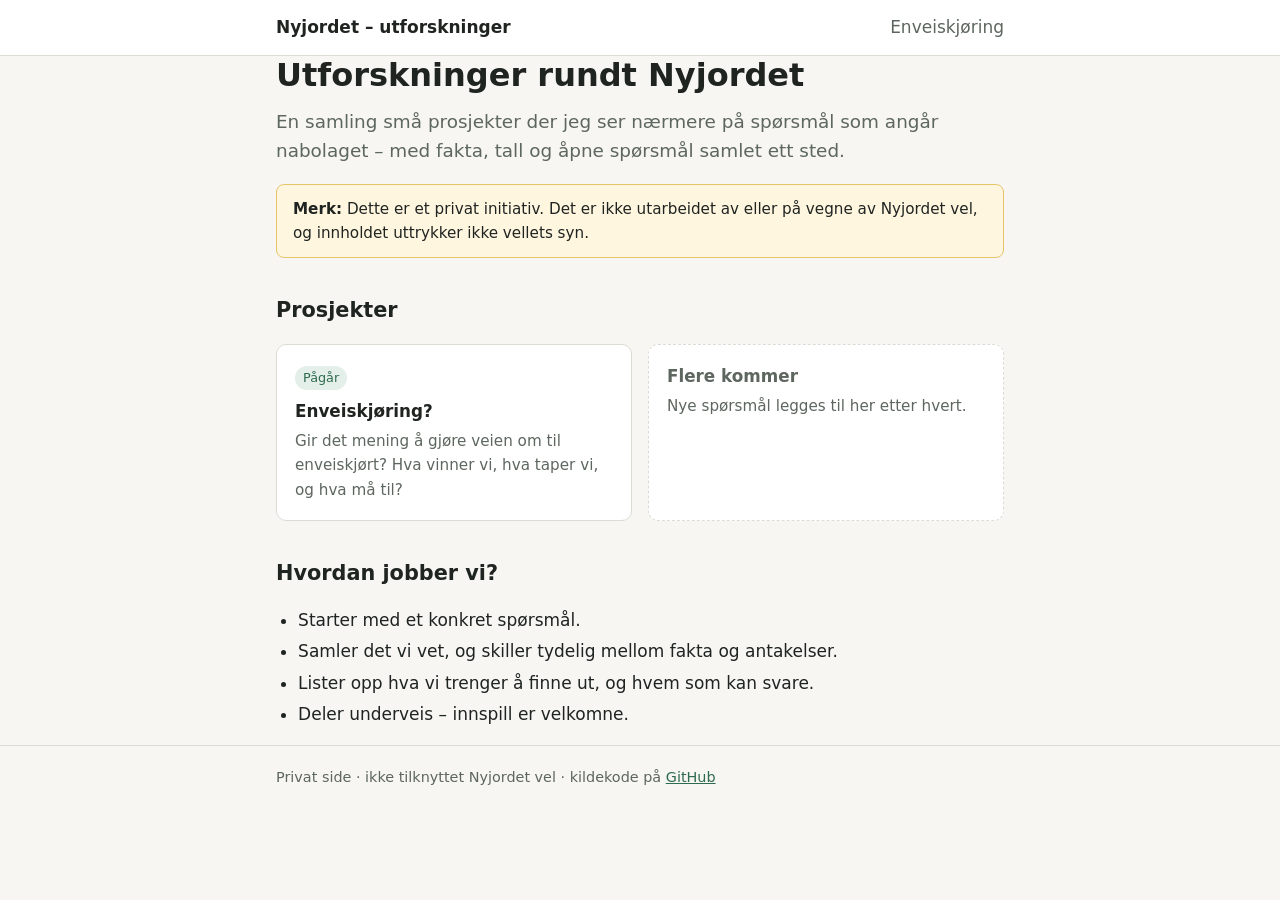
<file: index.html>
<!doctype html>
<html lang="no">
<head>
  <meta charset="utf-8">
  <meta name="viewport" content="width=device-width, initial-scale=1">
  <title>Nyjordet – utforskninger</title>
  <meta name="description" content="Private, uoffisielle utforskninger av spørsmål som angår Nyjordet.">
  <link rel="stylesheet" href="style.css">
</head>
<body>
  <header class="site">
    <div class="wrap">
      <a class="brand" href="./">Nyjordet – utforskninger</a>
      <nav><a href="enveiskjoring/">Enveiskjøring</a></nav>
    </div>
  </header>
  <main class="wrap">
    <h1>Utforskninger rundt Nyjordet</h1>
    <p class="lead">En samling små prosjekter der jeg ser nærmere på spørsmål som angår nabolaget – med fakta, tall og åpne spørsmål samlet ett sted.</p>

    <p class="note"><strong>Merk:</strong> Dette er et privat initiativ. Det er ikke utarbeidet av eller på vegne av Nyjordet vel, og innholdet uttrykker ikke vellets syn.</p>

    <h2>Prosjekter</h2>
    <div class="cards">
      <a class="card" href="enveiskjoring/">
        <span class="tag">Pågår</span>
        <h3>Enveiskjøring?</h3>
        <p>Gir det mening å gjøre veien om til enveiskjørt? Hva vinner vi, hva taper vi, og hva må til?</p>
      </a>
      <div class="card placeholder">
        <h3>Flere kommer</h3>
        <p>Nye spørsmål legges til her etter hvert.</p>
      </div>
    </div>

    <h2>Hvordan jobber vi?</h2>
    <ul>
      <li>Starter med et konkret spørsmål.</li>
      <li>Samler det vi vet, og skiller tydelig mellom fakta og antakelser.</li>
      <li>Lister opp hva vi trenger å finne ut, og hvem som kan svare.</li>
      <li>Deler underveis – innspill er velkomne.</li>
    </ul>
  </main>
  <footer>
    <div class="wrap">Privat side · ikke tilknyttet Nyjordet vel · kildekode på <a href="https://github.com/dagfrode/nyjordet">GitHub</a></div>
  </footer>
</body>
</html>
</file>
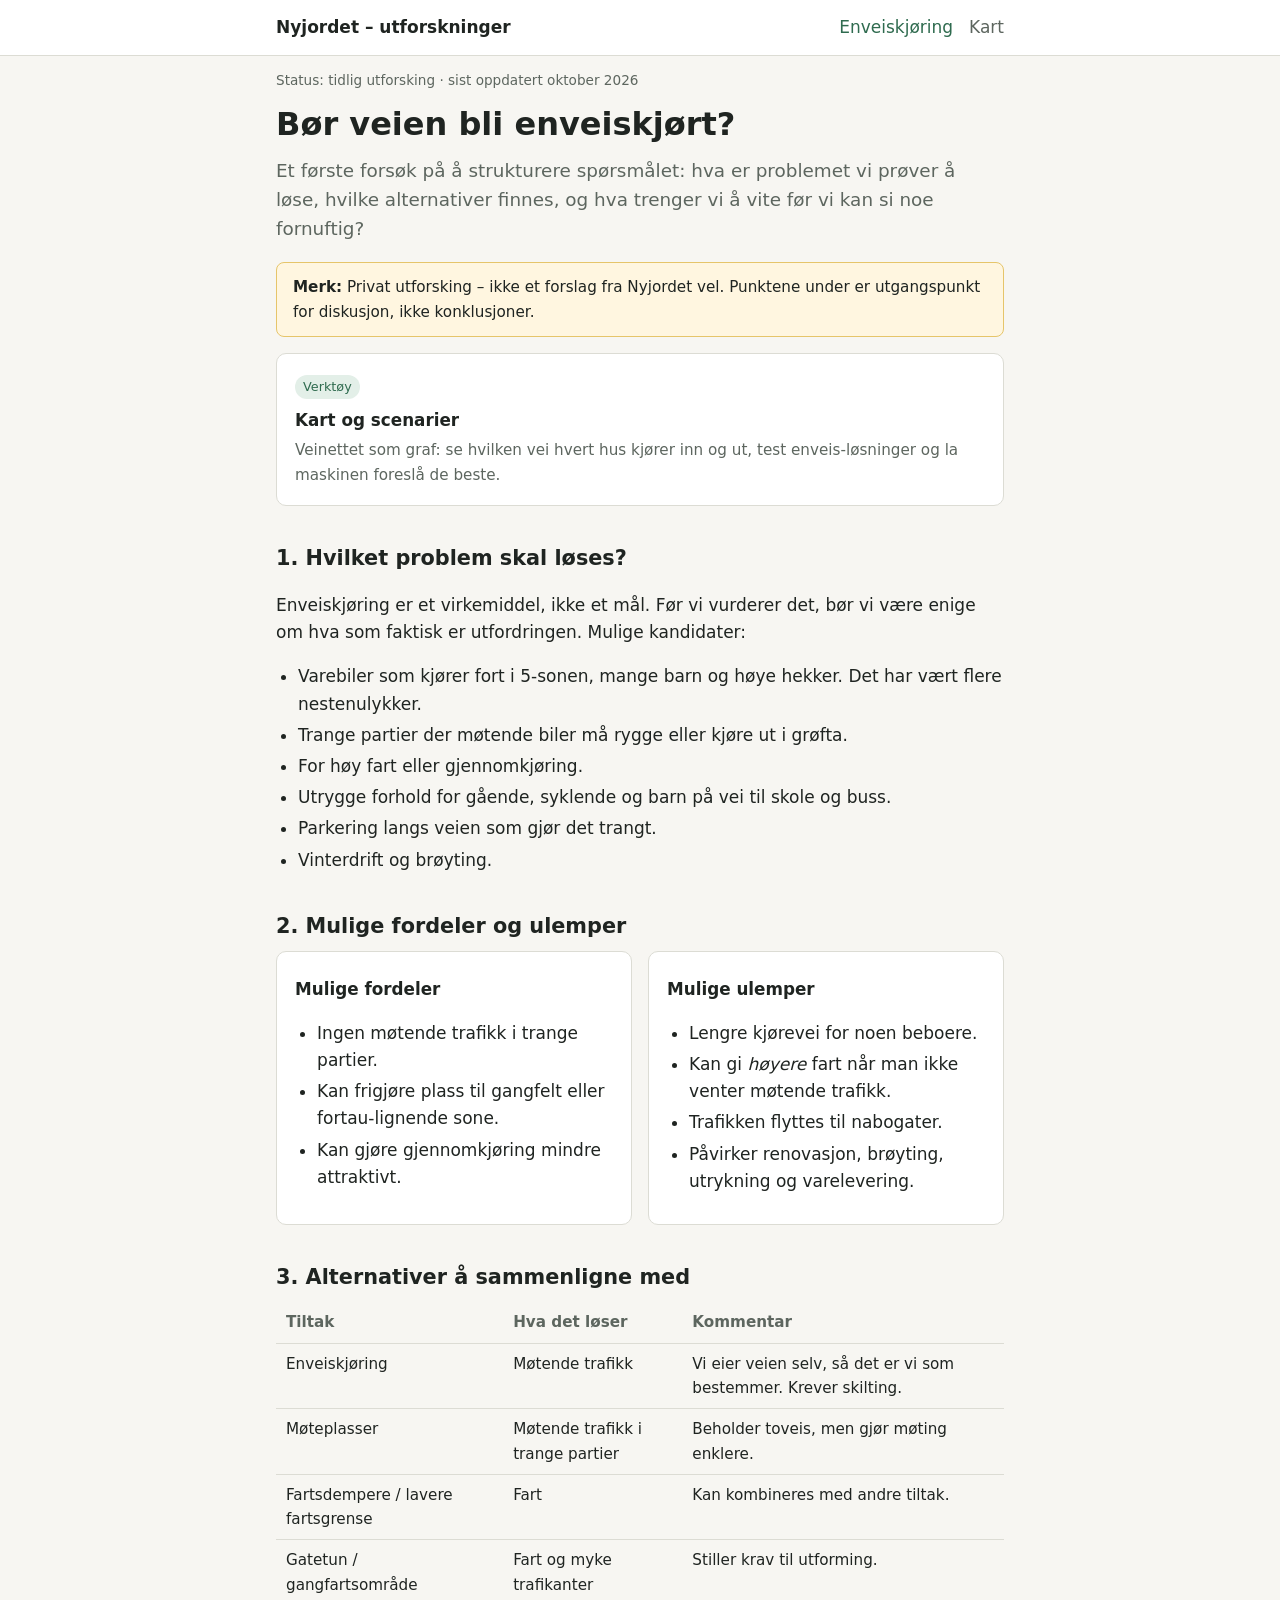
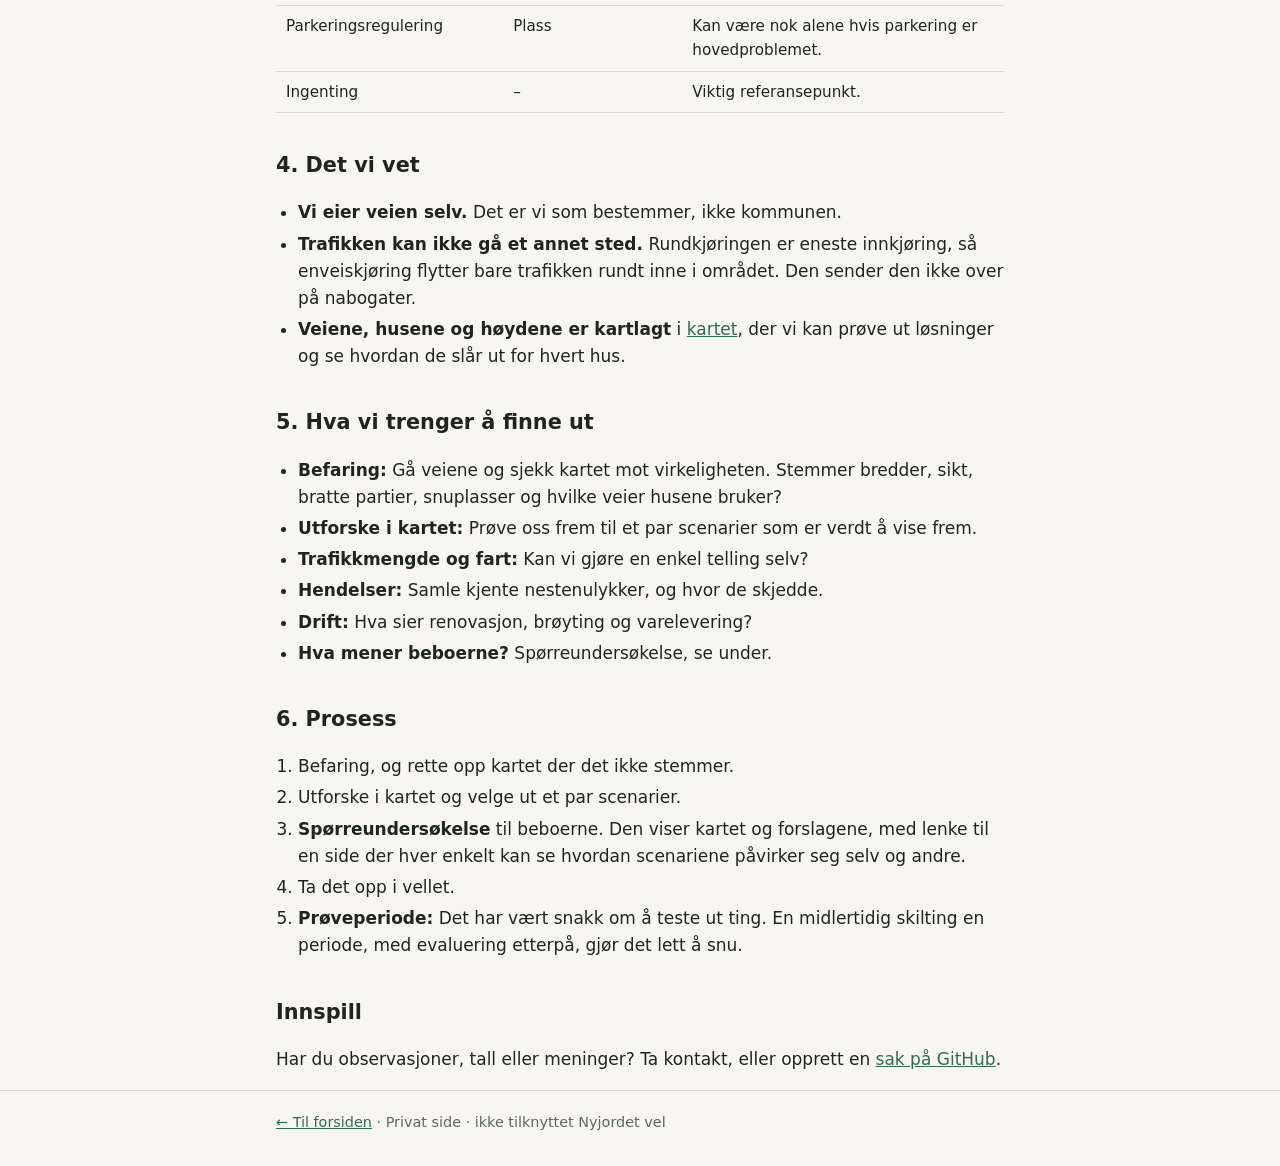
<file: enveiskjoring/index.html>
<!doctype html>
<html lang="no">
<head>
  <meta charset="utf-8">
  <meta name="viewport" content="width=device-width, initial-scale=1">
  <title>Enveiskjøring på Nyjordet?</title>
  <meta name="description" content="Utforsking av om det gir mening å gjøre veien på Nyjordet om til enveiskjørt.">
  <link rel="stylesheet" href="../style.css">
</head>
<body>
  <header class="site">
    <div class="wrap">
      <a class="brand" href="../">Nyjordet – utforskninger</a>
      <nav><a href="./" aria-current="page">Enveiskjøring</a><a href="kart/">Kart</a></nav>
    </div>
  </header>
  <main class="wrap">
    <p class="status">Status: tidlig utforsking · sist oppdatert oktober 2026</p>
    <h1>Bør veien bli enveiskjørt?</h1>
    <p class="lead">Et første forsøk på å strukturere spørsmålet: hva er problemet vi prøver å løse, hvilke alternativer finnes, og hva trenger vi å vite før vi kan si noe fornuftig?</p>

    <p class="note"><strong>Merk:</strong> Privat utforsking – ikke et forslag fra Nyjordet vel. Punktene under er utgangspunkt for diskusjon, ikke konklusjoner.</p>

    <div class="cards">
      <a class="card" href="kart/">
        <span class="tag">Verktøy</span>
        <h3>Kart og scenarier</h3>
        <p>Veinettet som graf: se hvilken vei hvert hus kjører inn og ut, test enveis-løsninger og la maskinen foreslå de beste.</p>
      </a>
    </div>

    <h2>1. Hvilket problem skal løses?</h2>
    <p>Enveiskjøring er et virkemiddel, ikke et mål. Før vi vurderer det, bør vi være enige om hva som faktisk er utfordringen. Mulige kandidater:</p>
    <ul>
      <li>Varebiler som kjører fort i 5-sonen, mange barn og høye hekker. Det har vært flere nestenulykker.</li>
      <li>Trange partier der møtende biler må rygge eller kjøre ut i grøfta.</li>
      <li>For høy fart eller gjennomkjøring.</li>
      <li>Utrygge forhold for gående, syklende og barn på vei til skole og buss.</li>
      <li>Parkering langs veien som gjør det trangt.</li>
      <li>Vinterdrift og brøyting.</li>
    </ul>

    <h2>2. Mulige fordeler og ulemper</h2>
    <div class="cols">
      <div>
        <h3>Mulige fordeler</h3>
        <ul>
          <li>Ingen møtende trafikk i trange partier.</li>
          <li>Kan frigjøre plass til gangfelt eller fortau-lignende sone.</li>
          <li>Kan gjøre gjennomkjøring mindre attraktivt.</li>
        </ul>
      </div>
      <div>
        <h3>Mulige ulemper</h3>
        <ul>
          <li>Lengre kjørevei for noen beboere.</li>
          <li>Kan gi <em>høyere</em> fart når man ikke venter møtende trafikk.</li>
          <li>Trafikken flyttes til nabogater.</li>
          <li>Påvirker renovasjon, brøyting, utrykning og varelevering.</li>
        </ul>
      </div>
    </div>

    <h2>3. Alternativer å sammenligne med</h2>
    <div class="table-scroll">
      <table>
        <thead><tr><th>Tiltak</th><th>Hva det løser</th><th>Kommentar</th></tr></thead>
        <tbody>
          <tr><td>Enveiskjøring</td><td>Møtende trafikk</td><td>Vi eier veien selv, så det er vi som bestemmer. Krever skilting.</td></tr>
          <tr><td>Møteplasser</td><td>Møtende trafikk i trange partier</td><td>Beholder toveis, men gjør møting enklere.</td></tr>
          <tr><td>Fartsdempere / lavere fartsgrense</td><td>Fart</td><td>Kan kombineres med andre tiltak.</td></tr>
          <tr><td>Gatetun / gangfartsområde</td><td>Fart og myke trafikanter</td><td>Stiller krav til utforming.</td></tr>
          <tr><td>Parkeringsregulering</td><td>Plass</td><td>Kan være nok alene hvis parkering er hovedproblemet.</td></tr>
          <tr><td>Ingenting</td><td>–</td><td>Viktig referansepunkt.</td></tr>
        </tbody>
      </table>
    </div>

    <h2>4. Det vi vet</h2>
    <ul>
      <li><strong>Vi eier veien selv.</strong> Det er vi som bestemmer, ikke kommunen.</li>
      <li><strong>Trafikken kan ikke gå et annet sted.</strong> Rundkjøringen er eneste innkjøring, så enveiskjøring flytter bare trafikken rundt inne i området. Den sender den ikke over på nabogater.</li>
      <li><strong>Veiene, husene og høydene er kartlagt</strong> i <a href="kart/">kartet</a>, der vi kan prøve ut løsninger og se hvordan de slår ut for hvert hus.</li>
    </ul>

    <h2>5. Hva vi trenger å finne ut</h2>
    <ul>
      <li><strong>Befaring:</strong> Gå veiene og sjekk kartet mot virkeligheten. Stemmer bredder, sikt, bratte partier, snuplasser og hvilke veier husene bruker?</li>
      <li><strong>Utforske i kartet:</strong> Prøve oss frem til et par scenarier som er verdt å vise frem.</li>
      <li><strong>Trafikkmengde og fart:</strong> Kan vi gjøre en enkel telling selv?</li>
      <li><strong>Hendelser:</strong> Samle kjente nestenulykker, og hvor de skjedde.</li>
      <li><strong>Drift:</strong> Hva sier renovasjon, brøyting og varelevering?</li>
      <li><strong>Hva mener beboerne?</strong> Spørreundersøkelse, se under.</li>
    </ul>

    <h2>6. Prosess</h2>
    <ol>
      <li>Befaring, og rette opp kartet der det ikke stemmer.</li>
      <li>Utforske i kartet og velge ut et par scenarier.</li>
      <li><strong>Spørreundersøkelse</strong> til beboerne. Den viser kartet og forslagene, med lenke til en side der hver enkelt kan se hvordan scenariene påvirker seg selv og andre.</li>
      <li>Ta det opp i vellet.</li>
      <li><strong>Prøveperiode:</strong> Det har vært snakk om å teste ut ting. En midlertidig skilting en periode, med evaluering etterpå, gjør det lett å snu.</li>
    </ol>

    <h2>Innspill</h2>
    <p>Har du observasjoner, tall eller meninger? Ta kontakt, eller opprett en <a href="https://github.com/dagfrode/nyjordet/issues">sak på GitHub</a>.</p>
  </main>
  <footer>
    <div class="wrap"><a href="../">← Til forsiden</a> · Privat side · ikke tilknyttet Nyjordet vel</div>
  </footer>
</body>
</html>
</file>
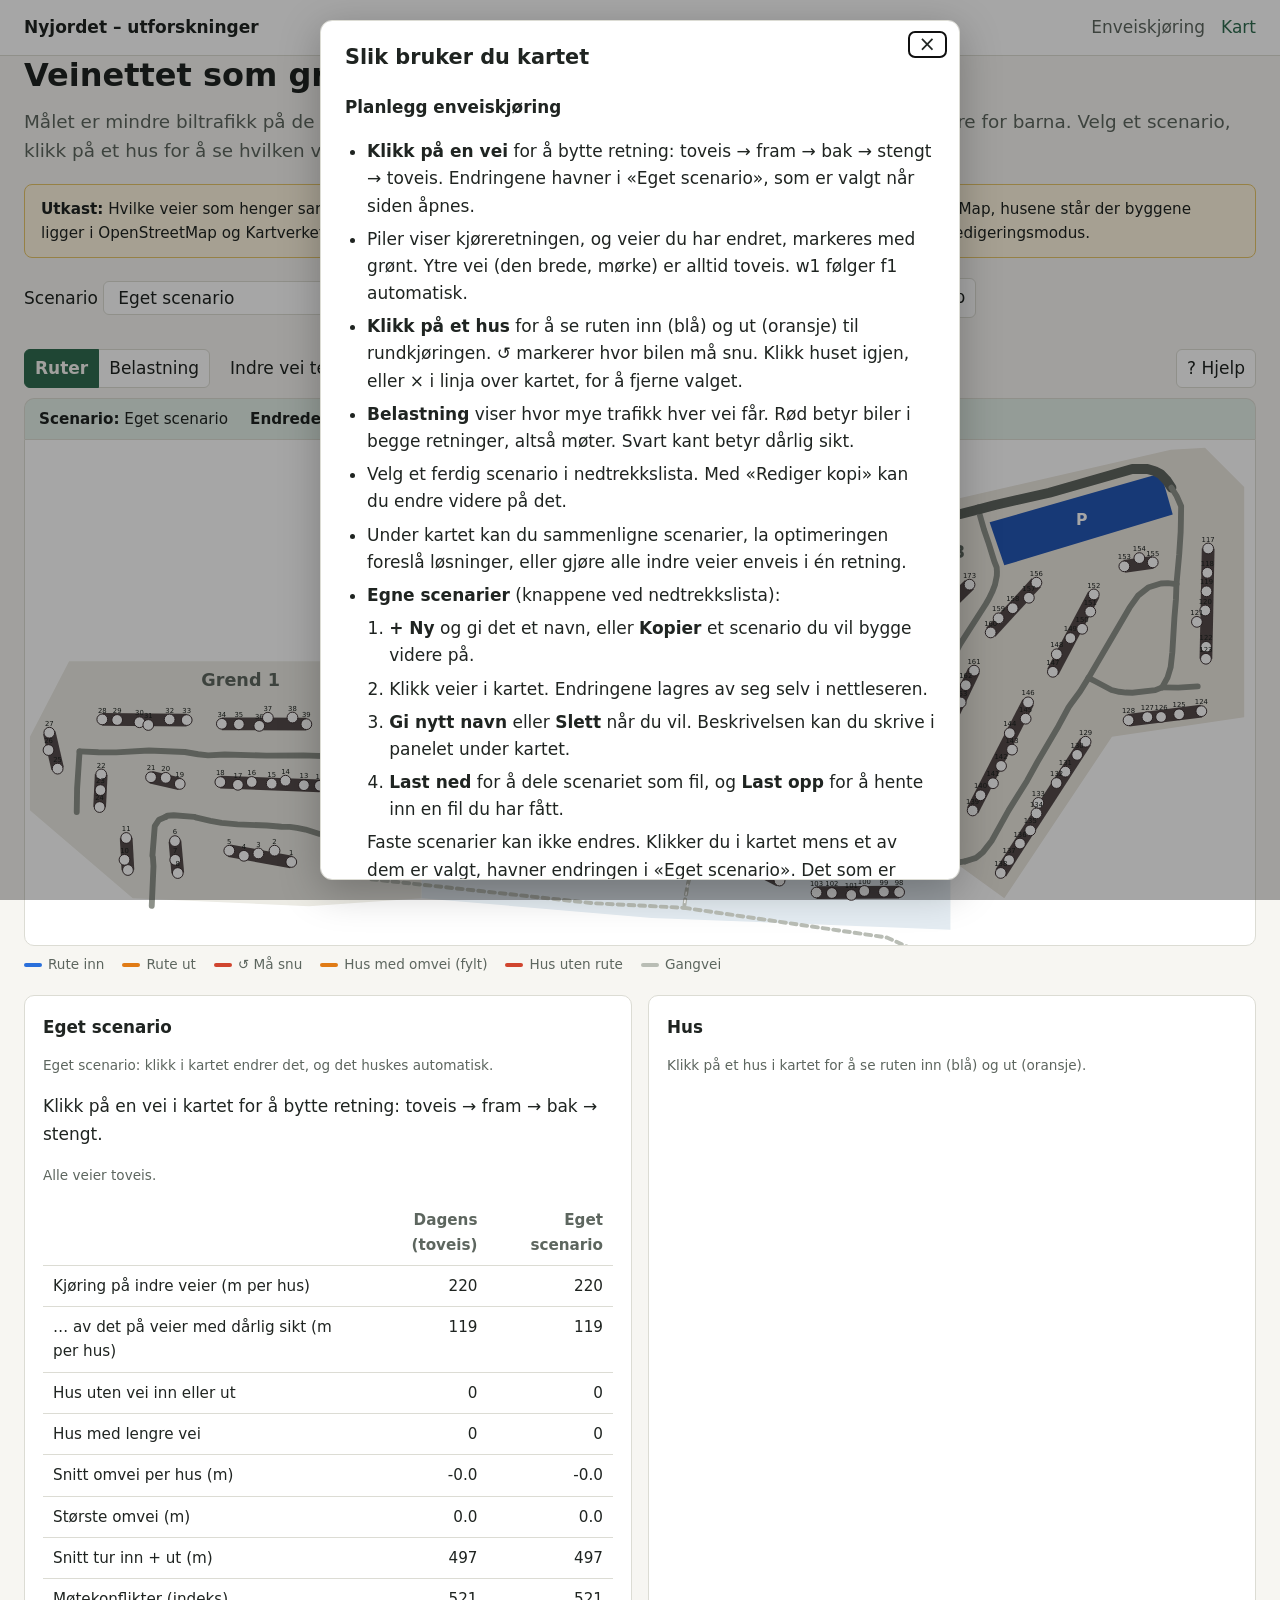
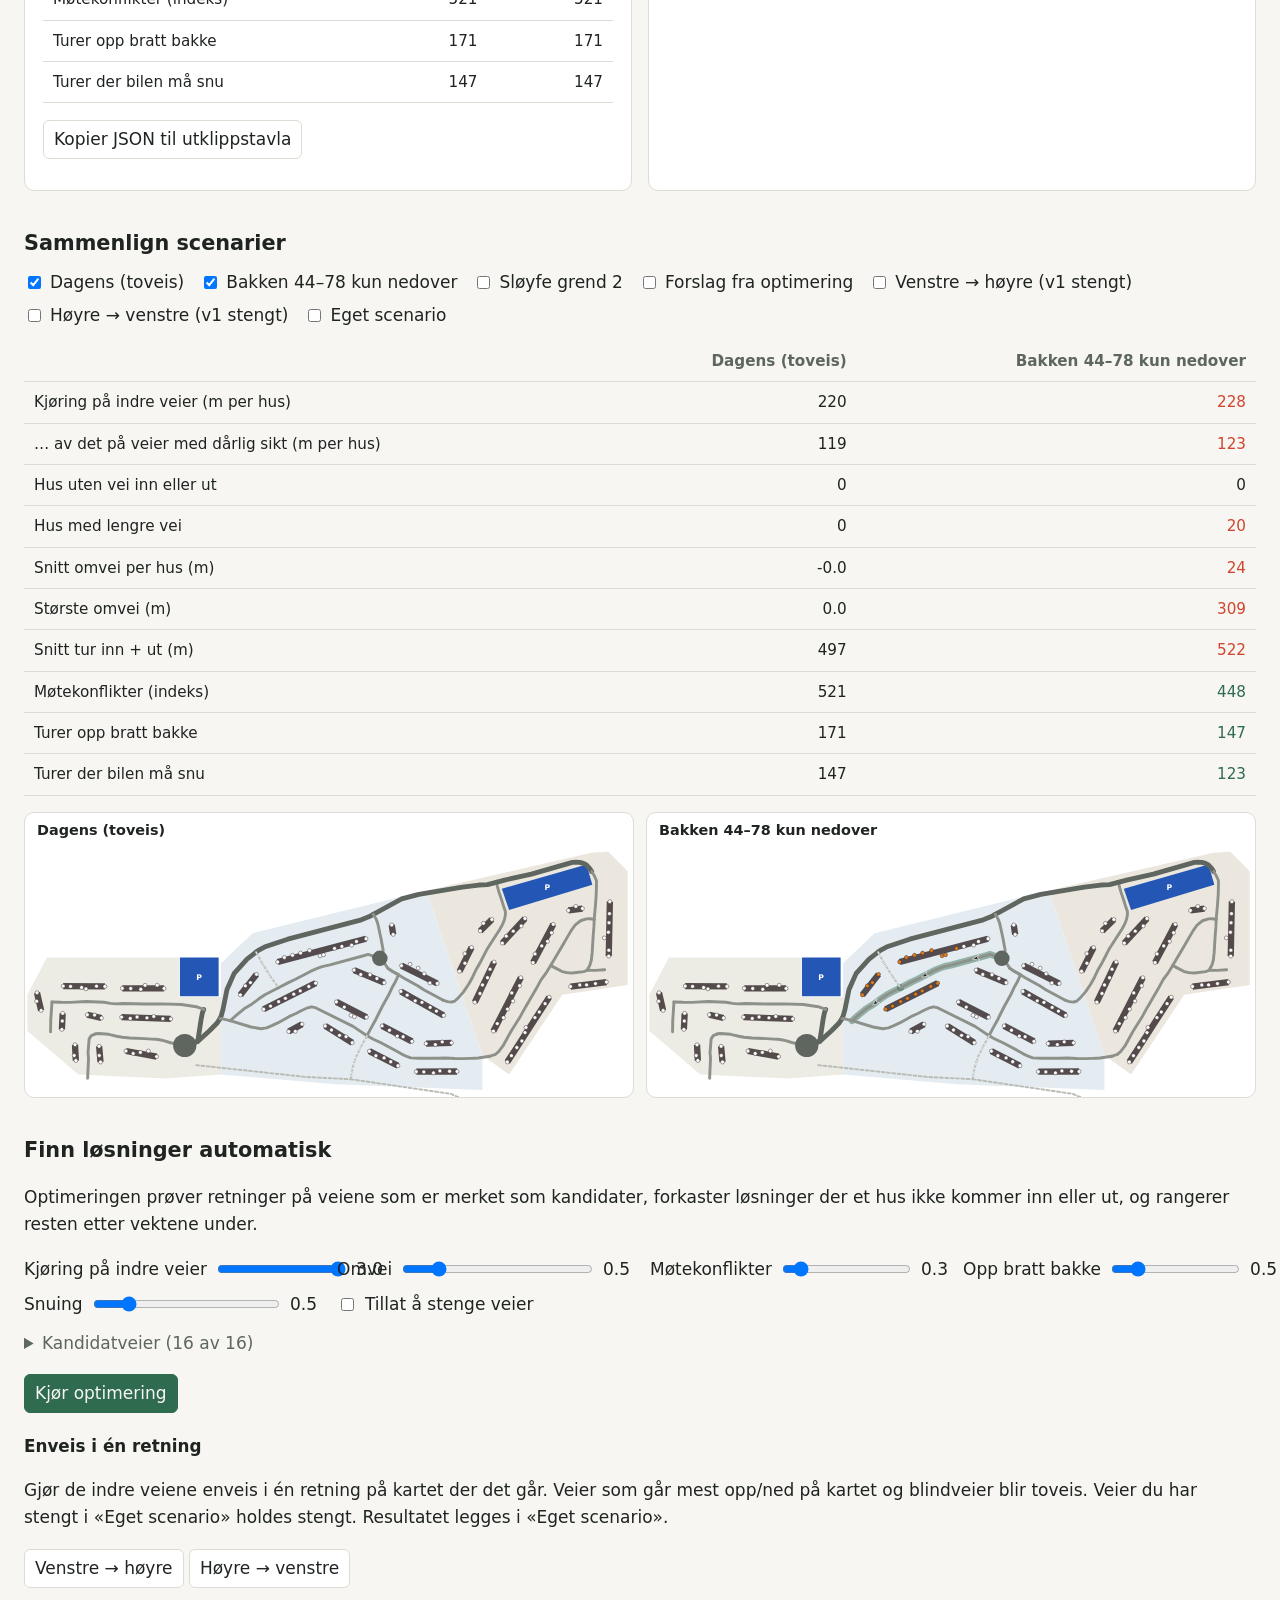
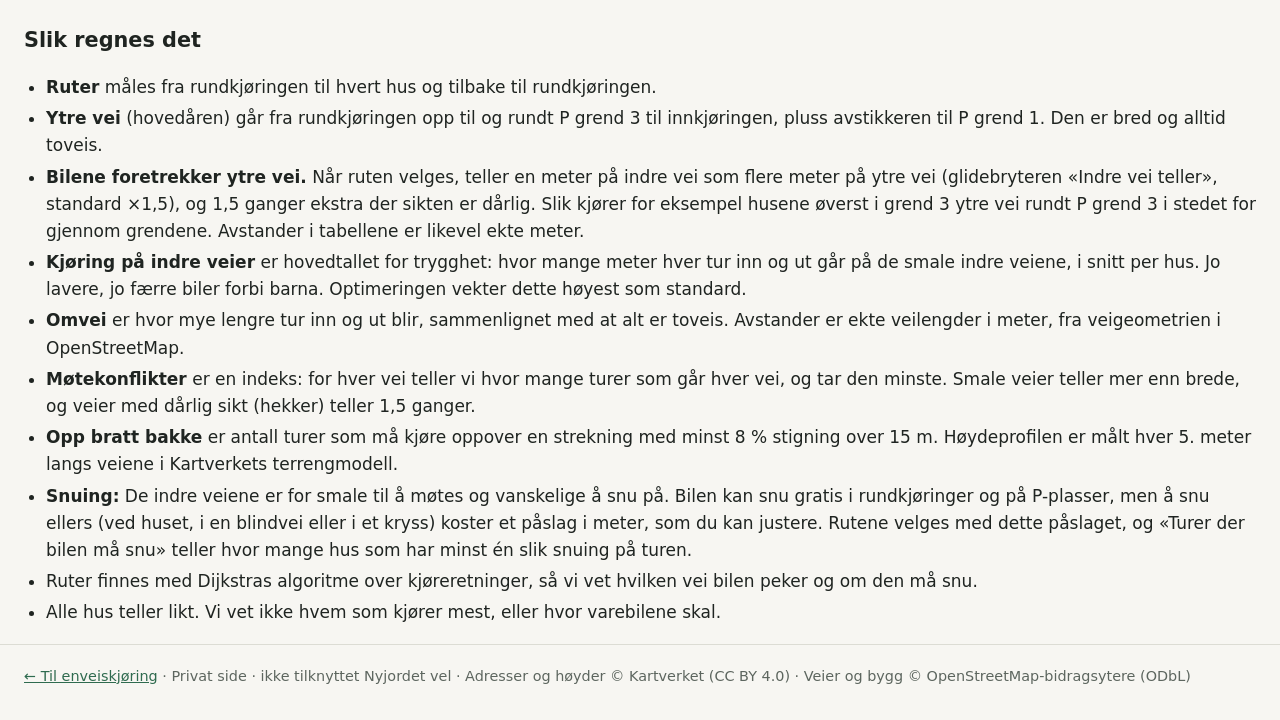
<file: enveiskjoring/kart/index.html>
<!doctype html>
<html lang="no">
<head>
  <meta charset="utf-8">
  <meta name="viewport" content="width=device-width, initial-scale=1">
  <title>Veinettet på Nyjordet</title>
  <meta name="description" content="Veinettet på Nyjordet som graf: ruter per hus og sammenligning av enveis-løsninger.">
  <link rel="stylesheet" href="../../style.css">
  <link rel="stylesheet" href="kart.css">
</head>
<body class="verktoy-side">
  <header class="site">
    <div class="wrap">
      <a class="brand" href="../../">Nyjordet – utforskninger</a>
      <nav><a href="../">Enveiskjøring</a><a href="./" aria-current="page">Kart</a></nav>
    </div>
  </header>
  <main class="wrap bred">
    <h1>Veinettet som graf</h1>
    <p class="lead">Målet er mindre biltrafikk på de smale indre veiene med høye hekker og dårlig sikt, så det blir tryggere for barna. Velg et scenario, klikk på et hus for å se hvilken vei det kjører inn og ut, og klikk på en vei for å endre retning.</p>
    <p class="note"><strong>Utkast:</strong> Hvilke veier som henger sammen er hentet fra oversiktsskiltet. Veienes form og lengde kommer fra OpenStreetMap, husene står der byggene ligger i OpenStreetMap og Kartverket, og høydene er fra Kartverkets terrengmodell. Stiplede veier er usikre. Rett opp i redigeringsmodus.</p>

    <div class="scenariolinje" role="group" aria-label="Scenario">
      <label>Scenario <select id="scenario"></select></label>
      <button id="sc-ny" title="Nytt scenario med alle veier toveis, lagret i nettleseren">+ Ny</button>
      <button id="sc-kopi" title="Lagre en kopi av valgt scenario under nytt navn">Kopier</button>
      <button id="sc-navn">Gi nytt navn</button>
      <button id="sc-slett">Slett</button>
      <button id="sc-last-ned" title="Last ned valgt scenario som JSON-fil">Last ned</button>
      <button id="sc-last-opp" title="Hent inn scenario fra JSON-fil">Last opp</button>
      <span id="sc-melding" class="status" role="status"></span>
    </div>
    <div class="verktoy">
      <div class="knapperad" role="group" aria-label="Visning">
        <button data-visning="ruter" class="valgt">Ruter</button>
        <button data-visning="belastning">Belastning</button>
      </div>
      <label title="Hvor mye bilene foretrekker ytre vei: en meter på indre vei teller som så mange meter på ytre vei">Indre vei teller <input type="range" id="indre-faktor" min="1" max="3" step="0.1"> <output></output></label>
      <label>Å snu koster <input type="number" id="snu-straff" min="0" step="10" style="width:5em"> m</label>
      <label class="bryter"><input type="checkbox" id="rediger"> Rediger nett</label>
      <button id="vis-hjelp" class="hjelp-knapp" aria-haspopup="dialog">? Hjelp</button>
    </div>

    <div class="valgt-linje" id="valgt" aria-live="polite"></div>
    <div class="kartramme"><svg id="kart" role="img" aria-label="Kart over veinettet på Nyjordet"></svg></div>
    <div class="forklaring" id="forklaring"></div>

    <div class="paneler">
      <section id="panel-scenario"></section>
      <section id="panel-hus"></section>
    </div>

    <section id="panel-rediger" hidden></section>

    <h2>Sammenlign scenarier</h2>
    <div id="sammenlign-valg" class="valgliste"></div>
    <div class="table-scroll"><table id="sammenlign-tabell"></table></div>
    <div id="sammenlign-kart" class="smakart"></div>

    <h2>Finn løsninger automatisk</h2>
    <p>Optimeringen prøver retninger på veiene som er merket som kandidater, forkaster løsninger der et hus ikke kommer inn eller ut, og rangerer resten etter vektene under.</p>
    <div class="opt-vekter">
      <label>Kjøring på indre veier <input type="range" id="v-indre" min="0" max="3" step="0.1" value="3"> <output></output></label>
      <label>Omvei <input type="range" id="v-omvei" min="0" max="3" step="0.1" value="0.5"> <output></output></label>
      <label>Møtekonflikter <input type="range" id="v-konflikt" min="0" max="3" step="0.1" value="0.3"> <output></output></label>
      <label>Opp bratt bakke <input type="range" id="v-bakke" min="0" max="3" step="0.1" value="0.5"> <output></output></label>
      <label>Snuing <input type="range" id="v-snu" min="0" max="3" step="0.1" value="0.5"> <output></output></label>
      <label class="bryter"><input type="checkbox" id="v-stengt"> Tillat å stenge veier</label>
    </div>
    <details class="kandidater"><summary>Kandidatveier (<span id="ant-kand"></span>)</summary><div id="kandidatliste" class="valgliste"></div></details>
    <p><button id="kjor-opt" class="hoved">Kjør optimering</button> <span id="opt-status" class="status"></span></p>
    <div id="opt-resultat"></div>

    <h3>Enveis i én retning</h3>
    <p>Gjør de indre veiene enveis i én retning på kartet der det går. Veier som går mest opp/ned på kartet og blindveier blir toveis. Veier du har stengt i «Eget scenario» holdes stengt. Resultatet legges i «Eget scenario».</p>
    <p><button id="monster-hoyre">Venstre → høyre</button> <button id="monster-venstre">Høyre → venstre</button> <span id="monster-status" class="status"></span></p>

    <h2>Slik regnes det</h2>
    <ul>
      <li><strong>Ruter</strong> måles fra rundkjøringen til hvert hus og tilbake til rundkjøringen.</li>
      <li><strong>Ytre vei</strong> (hovedåren) går fra rundkjøringen opp til og rundt P grend 3 til innkjøringen, pluss avstikkeren til P grend 1. Den er bred og alltid toveis.</li>
      <li><strong>Bilene foretrekker ytre vei.</strong> Når ruten velges, teller en meter på indre vei som flere meter på ytre vei (glidebryteren «Indre vei teller», standard ×1,5), og 1,5 ganger ekstra der sikten er dårlig. Slik kjører for eksempel husene øverst i grend 3 ytre vei rundt P grend 3 i stedet for gjennom grendene. Avstander i tabellene er likevel ekte meter.</li>
      <li><strong>Kjøring på indre veier</strong> er hovedtallet for trygghet: hvor mange meter hver tur inn og ut går på de smale indre veiene, i snitt per hus. Jo lavere, jo færre biler forbi barna. Optimeringen vekter dette høyest som standard.</li>
      <li><strong>Omvei</strong> er hvor mye lengre tur inn og ut blir, sammenlignet med at alt er toveis. Avstander er ekte veilengder i meter, fra veigeometrien i OpenStreetMap.</li>
      <li><strong>Møtekonflikter</strong> er en indeks: for hver vei teller vi hvor mange turer som går hver vei, og tar den minste. Smale veier teller mer enn brede, og veier med dårlig sikt (hekker) teller 1,5 ganger.</li>
      <li><strong>Opp bratt bakke</strong> er antall turer som må kjøre oppover en strekning med minst 8 % stigning over 15 m. Høydeprofilen er målt hver 5. meter langs veiene i Kartverkets terrengmodell.</li>
      <li><strong>Snuing:</strong> De indre veiene er for smale til å møtes og vanskelige å snu på. Bilen kan snu gratis i rundkjøringer og på P-plasser, men å snu ellers (ved huset, i en blindvei eller i et kryss) koster et påslag i meter, som du kan justere. Rutene velges med dette påslaget, og «Turer der bilen må snu» teller hvor mange hus som har minst én slik snuing på turen.</li>
      <li>Ruter finnes med Dijkstras algoritme over kjøreretninger, så vi vet hvilken vei bilen peker og om den må snu.</li>
      <li>Alle hus teller likt. Vi vet ikke hvem som kjører mest, eller hvor varebilene skal.</li>
    </ul>
  </main>
  <dialog id="hjelp" aria-labelledby="hjelp-tittel">
    <form method="dialog" class="hjelp-lukk"><button aria-label="Lukk hjelp">×</button></form>
    <h2 id="hjelp-tittel">Slik bruker du kartet</h2>
    <h3>Planlegg enveiskjøring</h3>
    <ul>
      <li><strong>Klikk på en vei</strong> for å bytte retning: toveis → fram → bak → stengt → toveis. Endringene havner i «Eget scenario», som er valgt når siden åpnes.</li>
      <li>Piler viser kjøreretningen, og veier du har endret, markeres med grønt. Ytre vei (den brede, mørke) er alltid toveis. w1 følger f1 automatisk.</li>
      <li><strong>Klikk på et hus</strong> for å se ruten inn (blå) og ut (oransje) til rundkjøringen. ↺ markerer hvor bilen må snu. Klikk huset igjen, eller × i linja over kartet, for å fjerne valget.</li>
      <li><strong>Belastning</strong> viser hvor mye trafikk hver vei får. Rød betyr biler i begge retninger, altså møter. Svart kant betyr dårlig sikt.</li>
      <li>Velg et ferdig scenario i nedtrekkslista. Med «Rediger kopi» kan du endre videre på det.</li>
      <li>Under kartet kan du sammenligne scenarier, la optimeringen foreslå løsninger, eller gjøre alle indre veier enveis i én retning.</li>
      <li><strong>Egne scenarier</strong> (knappene ved nedtrekkslista):
        <ol>
          <li><strong>+ Ny</strong> og gi det et navn, eller <strong>Kopier</strong> et scenario du vil bygge videre på.</li>
          <li>Klikk veier i kartet. Endringene lagres av seg selv i nettleseren.</li>
          <li><strong>Gi nytt navn</strong> eller <strong>Slett</strong> når du vil. Beskrivelsen kan du skrive i panelet under kartet.</li>
          <li><strong>Last ned</strong> for å dele scenariet som fil, og <strong>Last opp</strong> for å hente inn en fil du har fått.</li>
        </ol>
        Faste scenarier kan ikke endres. Klikker du i kartet mens et av dem er valgt, havner endringen i «Eget scenario». Det som er lagret, finnes bare i denne nettleseren, så last ned det du vil ta vare på.</li>
      <li>«Indre vei teller» styrer hvor sterkt bilene foretrekker ytre vei. «Å snu koster» styrer hvor mye bilene unngår å snu.</li>
    </ul>
    <h3>Rediger selve veinettet</h3>
    <ul>
      <li>Slå på <strong>Rediger nett</strong>.</li>
      <li><strong>Dra</strong> kryss (fylte sirkler), knekkpunkter (hule sirkler) og hus for å flytte dem.</li>
      <li><strong>Klikk på en vei</strong> for å endre type, bredde, parkering, om den kan bli enveis, om den er bratt, om sikten er dårlig, og merknad. Her kan du også snu tegneretningen eller legge til et knekkpunkt.</li>
      <li><strong>Klikk på et kryss</strong> for å endre høyde eller merke det som snuplass.</li>
      <li><strong>Klikk på et hus</strong> og deretter «Koble huset til en annen vei» for å flytte det til en annen vei.</li>
      <li>Endringene lagres ikke på siden. Trykk <strong>Last ned nett.json</strong> og send filen, eller legg den i repoet.</li>
    </ul>
    <p class="status">Du kan alltid åpne denne hjelpen igjen med «? Hjelp» over kartet.</p>
    <form method="dialog"><button class="hoved">Skjønner</button></form>
  </dialog>

  <footer>
    <div class="wrap"><a href="../">← Til enveiskjøring</a> · Privat side · ikke tilknyttet Nyjordet vel · Adresser og høyder © Kartverket (CC BY 4.0) · Veier og bygg © OpenStreetMap-bidragsytere (ODbL)</div>
  </footer>
  <script src="graf.js"></script>
  <script src="kart.js"></script>
</body>
</html>
</file>
<file: style.css>
:root {
  --bg: #f7f6f2;
  --surface: #ffffff;
  --text: #1f2421;
  --muted: #5d665f;
  --accent: #2f6b4f;
  --accent-soft: #e3efe8;
  --border: #dcdcd4;
  --warn-bg: #fff6e0;
  --warn-border: #e6c56a;
}
@media (prefers-color-scheme: dark) {
  :root {
    --bg: #161917;
    --surface: #1f2420;
    --text: #e6e9e4;
    --muted: #a3aca5;
    --accent: #7cc4a0;
    --accent-soft: #23342b;
    --border: #333b35;
    --warn-bg: #2e2816;
    --warn-border: #7a6526;
  }
}
* { box-sizing: border-box; }
body {
  margin: 0;
  background: var(--bg);
  color: var(--text);
  font: 17px/1.6 system-ui, -apple-system, "Segoe UI", Roboto, sans-serif;
}
.wrap { max-width: 760px; margin: 0 auto; padding: 0 16px; }
header.site { border-bottom: 1px solid var(--border); background: var(--surface); }
header.site .wrap { display: flex; justify-content: space-between; align-items: center; padding-top: 14px; padding-bottom: 14px; gap: 12px; flex-wrap: wrap; }
header.site a.brand { font-weight: 700; color: var(--text); text-decoration: none; }
header.site nav a { color: var(--muted); text-decoration: none; margin-left: 16px; }
header.site nav a:hover, header.site nav a[aria-current] { color: var(--accent); }
main { padding: 32px 0 48px; }
h1 { font-size: 2rem; line-height: 1.2; margin: 0 0 12px; }
h2 { font-size: 1.3rem; margin: 36px 0 8px; }
h3 { font-size: 1.05rem; margin: 20px 0 4px; }
p.lead { font-size: 1.15rem; color: var(--muted); margin-top: 0; }
a { color: var(--accent); }
.note {
  background: var(--warn-bg);
  border: 1px solid var(--warn-border);
  border-radius: 8px;
  padding: 12px 16px;
  font-size: 0.95rem;
}
.cards { display: grid; gap: 16px; grid-template-columns: repeat(auto-fit, minmax(240px, 1fr)); margin-top: 16px; }
.card {
  display: block;
  background: var(--surface);
  border: 1px solid var(--border);
  border-radius: 10px;
  padding: 18px;
  color: var(--text);
  text-decoration: none;
}
a.card:hover { border-color: var(--accent); }
.card .tag { display: inline-block; font-size: 0.8rem; background: var(--accent-soft); color: var(--accent); padding: 2px 8px; border-radius: 999px; margin-bottom: 8px; }
.card.placeholder { color: var(--muted); border-style: dashed; }
.card h3 { margin: 0 0 4px; }
.card p { margin: 0; color: var(--muted); font-size: 0.95rem; }
.cols { display: grid; gap: 16px; grid-template-columns: repeat(auto-fit, minmax(260px, 1fr)); }
.cols > div { background: var(--surface); border: 1px solid var(--border); border-radius: 10px; padding: 4px 18px 12px; }
ul, ol { padding-left: 1.3em; }
li { margin: 4px 0; }
table { width: 100%; border-collapse: collapse; font-size: 0.95rem; }
.table-scroll { overflow-x: auto; }
th, td { text-align: left; padding: 8px 10px; border-bottom: 1px solid var(--border); vertical-align: top; }
th { color: var(--muted); font-weight: 600; }
.status { font-size: 0.85rem; color: var(--muted); }
footer { border-top: 1px solid var(--border); padding: 20px 0 32px; color: var(--muted); font-size: 0.9rem; }
</file>
<file: enveiskjoring/kart/kart.css>
:root {
  --omr1: #ecebe4; --omr2: #e4ecf2; --omr3: #ebe7df;
  --vei: #8d918a; --hovedaare: #5f655f; --gangvei: #b9bdb5;
  --bygg: #3a2f31; --p: #2457b5;
  --inn: #2a6fdb; --ut: #e07b16;
  --konflikt: #d0452f; --ugyldig: #d0452f;
  --hus: #ffffff; --hus-kant: #3a2f31;
}
@media (prefers-color-scheme: dark) {
  :root {
    --omr1: #262a27; --omr2: #232a30; --omr3: #2a2824;
    --vei: #7b8079; --hovedaare: #a3a9a2; --gangvei: #4c514b;
    --bygg: #8a7f80; --p: #3f6fca;
    --inn: #5a9bff; --ut: #ff9d3d;
    --hus: #1f2420; --hus-kant: #c9c2c3;
  }
}
main.bred { max-width: none; }
/* Planleggingsverktøy: bruk hele bredden */
.verktoy-side .wrap { max-width: 1800px; padding-left: 24px; padding-right: 24px; }
@media (max-width: 600px) { .verktoy-side .wrap { padding-left: 16px; padding-right: 16px; } }
.verktoy { display: flex; flex-wrap: wrap; gap: 12px 20px; align-items: center; margin: 20px 0 10px; }
select, button, input[type=text], input[type=number] {
  font: inherit; color: var(--text); background: var(--surface);
  border: 1px solid var(--border); border-radius: 6px; padding: 5px 10px;
}
button { cursor: pointer; }
button:hover { border-color: var(--accent); }
button.hoved { background: var(--accent); color: var(--bg); border-color: var(--accent); }
.knapperad { display: inline-flex; }
.knapperad button { border-radius: 0; }
.knapperad button:first-child { border-radius: 6px 0 0 6px; }
.knapperad button:last-child { border-radius: 0 6px 6px 0; margin-left: -1px; }
.knapperad button.valgt { background: var(--accent); color: var(--bg); border-color: var(--accent); font-weight: 600; position: relative; }
.bryter { display: inline-flex; gap: 6px; align-items: center; }

.kartramme { background: var(--surface); border: 1px solid var(--border); border-radius: 0 0 10px 10px; overflow: hidden; }
svg#kart { display: block; width: 100%; height: auto; touch-action: manipulation; }
svg text { font-family: system-ui, sans-serif; }
.forklaring { display: flex; flex-wrap: wrap; gap: 6px 18px; font-size: 0.85rem; color: var(--muted); margin: 8px 0 0; }
.forklaring span::before { content: ""; display: inline-block; width: 18px; height: 4px; margin-right: 6px; vertical-align: middle; background: var(--c); border-radius: 2px; }

.omr { stroke: none; }
.omr-1 { fill: var(--omr1); } .omr-2 { fill: var(--omr2); } .omr-3 { fill: var(--omr3); }
.omr-navn { fill: var(--muted); font-size: 18px; font-weight: 700; }
.p-flate { fill: var(--p); }
.p-tekst { fill: #fff; font-size: 16px; font-weight: 700; }
.bygg { stroke: var(--bygg); stroke-width: 13; fill: none; opacity: 0.85; }
.vei { fill: none; stroke-linecap: round; stroke-linejoin: round; }
.vei-vei { stroke: var(--vei); stroke-width: 6; }
.vei-hovedaare { stroke: var(--hovedaare); stroke-width: 10; }
.vei-gangvei { stroke: var(--gangvei); stroke-width: 4; stroke-dasharray: 6 5; }
.vei-stengt { opacity: 0.25; }
.usikker { stroke: var(--surface); stroke-width: 1.5; stroke-dasharray: 4 4; fill: none; pointer-events: none; }
.treff { stroke: transparent; stroke-width: 18; fill: none; cursor: pointer; }
.treff:hover + .hover, .kant-valgt { stroke: var(--accent); stroke-width: 3; fill: none; pointer-events: none; }
.hover { fill: none; }
.pil { fill: var(--text); pointer-events: none; }
.stengt-x { stroke: var(--konflikt); stroke-width: 3; pointer-events: none; }
.rk { fill: var(--hovedaare); }
.rute { fill: none; stroke-width: 4; stroke-linecap: round; stroke-linejoin: round; pointer-events: none; }
.rute-inn { stroke: var(--inn); }
.rute-ut { stroke: var(--ut); }
.hus { fill: var(--hus); stroke: var(--hus-kant); stroke-width: 1; cursor: pointer; }
.hus.omvei { fill: var(--ut); }
.hus.ugyldig { fill: var(--ugyldig); stroke: var(--ugyldig); }
.hus.valgt { stroke: var(--accent); stroke-width: 3; }
.hus-nr { font-size: 7px; fill: var(--text); pointer-events: none; text-anchor: middle; }
.last { fill: none; stroke-linecap: round; pointer-events: none; }
.last-en { stroke: var(--inn); opacity: 0.75; }
.last-to { stroke: var(--konflikt); opacity: 0.75; }
.hndl { fill: var(--accent); stroke: var(--surface); stroke-width: 2; cursor: move; }
.hndl.knekk { fill: var(--surface); stroke: var(--accent); }
.hndl.valgt { fill: var(--konflikt); }

.paneler { display: grid; gap: 16px; grid-template-columns: repeat(auto-fit, minmax(300px, 1fr)); margin-top: 20px; }
.paneler section, #panel-rediger { background: var(--surface); border: 1px solid var(--border); border-radius: 10px; padding: 4px 18px 14px; }
#panel-rediger { margin-top: 16px; }
.paneler h3, #panel-rediger h3 { margin-top: 14px; }
td.tall, th.tall { text-align: right; font-variant-numeric: tabular-nums; }
.bedre { color: var(--accent); }
.verre { color: var(--konflikt); }
.valgliste { display: flex; flex-wrap: wrap; gap: 6px 16px; margin: 8px 0 12px; }
.valgliste label { display: inline-flex; gap: 6px; align-items: center; }
.smakart { display: grid; gap: 12px; grid-template-columns: repeat(auto-fit, minmax(300px, 1fr)); margin-top: 16px; }
.smakart figure { margin: 0; background: var(--surface); border: 1px solid var(--border); border-radius: 10px; overflow: hidden; }
.smakart figcaption { padding: 6px 12px; font-size: 0.9rem; font-weight: 600; }
.smakart svg { display: block; width: 100%; height: auto; }
.opt-vekter { display: grid; gap: 8px 20px; grid-template-columns: repeat(auto-fit, minmax(280px, 1fr)); margin: 12px 0; }
.opt-vekter label { white-space: nowrap; display: flex; gap: 8px; align-items: center; }
.opt-vekter input[type=range] { flex: 1; }
.kandidater summary { cursor: pointer; color: var(--muted); }
.skjema { display: grid; gap: 8px; grid-template-columns: max-content 1fr; align-items: center; max-width: 520px; }
.chip { display: inline-block; font-size: 0.85rem; background: var(--accent-soft); color: var(--accent); padding: 1px 8px; border-radius: 999px; margin: 2px 4px 2px 0; }
.pil.rute-pil-inn { fill: var(--inn); }
.pil.rute-pil-ut { fill: var(--ut); }

.valgt-linje { display: flex; flex-wrap: wrap; gap: 6px 22px; align-items: center; background: var(--accent-soft); border: 1px solid var(--border); border-bottom: 0; border-radius: 10px 10px 0 0; padding: 8px 14px; font-size: 0.95rem; }
.valgt-linje button { padding: 0 8px; line-height: 1.4; }
.vei-endret { fill: none; stroke: var(--accent); stroke-width: 14; stroke-linecap: round; stroke-linejoin: round; opacity: 0.45; }
.pil { stroke: var(--surface); stroke-width: 1.2; }
.rute { stroke-width: 5; }
.rute-kontur { fill: none; stroke: var(--surface); stroke-width: 9; stroke-linecap: round; stroke-linejoin: round; pointer-events: none; }
.hus.dempet { opacity: 0.35; }
.hus-ring { fill: none; stroke: var(--accent); stroke-width: 3; pointer-events: none; }
.hus-etikett { font-size: 14px; font-weight: 700; fill: var(--text); paint-order: stroke; stroke: var(--surface); stroke-width: 4px; pointer-events: none; }
.kant-valgt { stroke: var(--konflikt) !important; stroke-width: 5 !important; }
.snu-merke { fill: var(--surface); stroke: var(--konflikt); stroke-width: 2.5; pointer-events: none; }
.snu-tekst { font-size: 13px; font-weight: 700; fill: var(--konflikt); text-anchor: middle; pointer-events: none; }
.last-sikt { fill: none; stroke: var(--text); stroke-linecap: round; opacity: 0.55; pointer-events: none; }

.hjelp-knapp { margin-left: auto; }
dialog#hjelp { max-width: 640px; width: calc(100% - 32px); border: 1px solid var(--border); border-radius: 12px; background: var(--surface); color: var(--text); padding: 8px 24px 20px; box-shadow: 0 10px 40px rgba(0,0,0,0.25); }
dialog#hjelp::backdrop { background: rgba(0,0,0,0.35); }
dialog#hjelp h2 { margin-top: 12px; }
dialog#hjelp li { margin: 6px 0; }
.hjelp-lukk { position: absolute; right: 12px; top: 10px; }
.hjelp-lukk button { font-size: 1.3rem; line-height: 1; padding: 2px 10px; }
.knapper { display: flex; flex-wrap: wrap; gap: 6px; }
.scenariolinje { display: flex; flex-wrap: wrap; gap: 8px; align-items: center; margin: 20px 0 0; }
.scenariolinje label { margin-right: 4px; }
.scenariolinje button:disabled { opacity: 0.45; cursor: not-allowed; }
.scenariolinje #sc-melding { flex-basis: 100%; min-height: 1.4em; }
.verktoy { margin-top: 4px; }
label.beskrivelse { display: block; margin: 8px 0; }
label.beskrivelse textarea { display: block; width: 100%; margin-top: 4px; font: inherit; color: var(--text); background: var(--surface); border: 1px solid var(--border); border-radius: 6px; padding: 6px 8px; }
</file>
